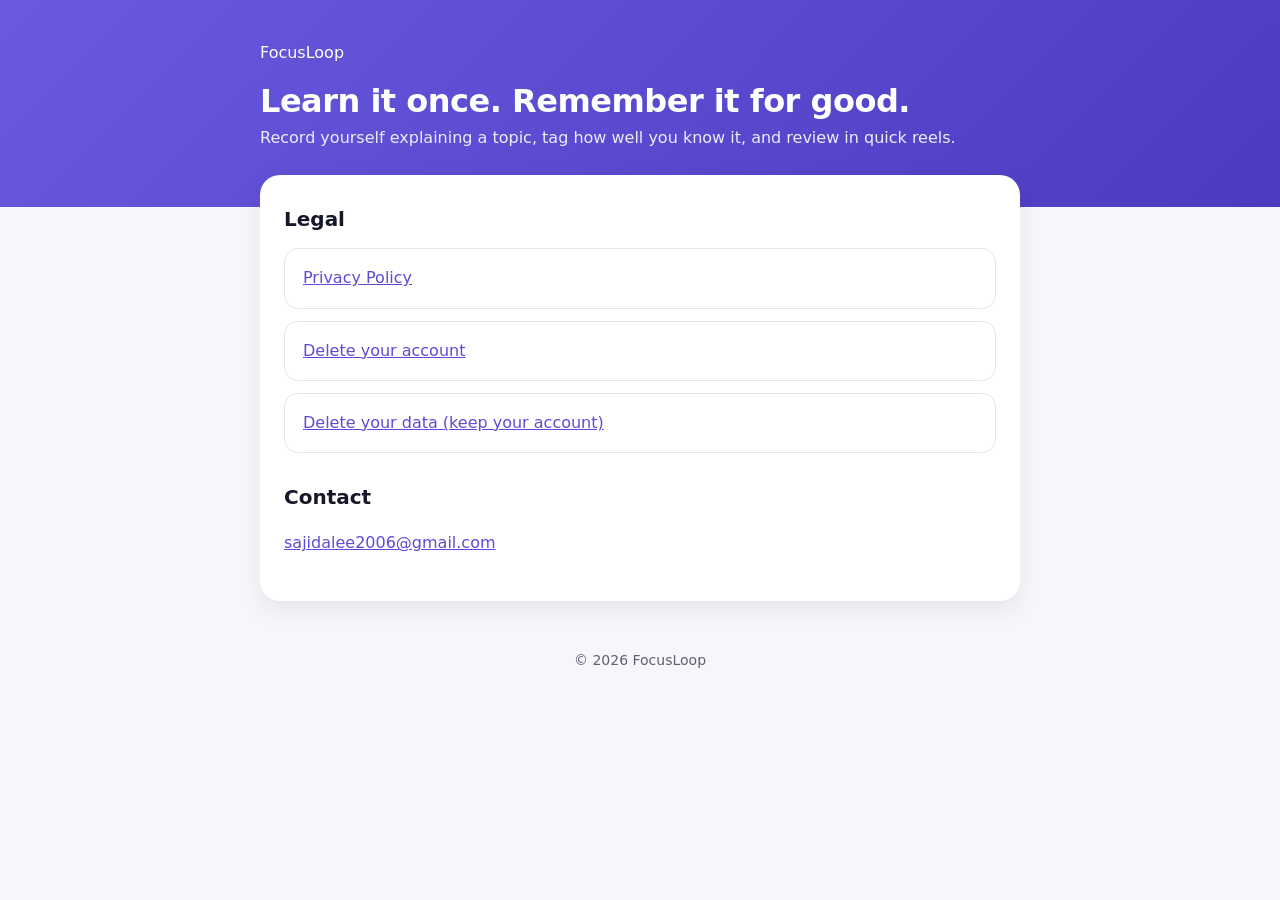
<file: index.html>
<!doctype html>
<html lang="en">
<head>
  <meta charset="utf-8">
  <meta name="viewport" content="width=device-width, initial-scale=1">
  <title>FocusLoop</title>
  <meta name="description" content="FocusLoop turns study sessions into short videos you can review any time.">
  <link rel="stylesheet" href="style.css">
</head>
<body>
<header>
  <div class="wrap">
    <span class="brand">FocusLoop</span>
    <h1>Learn it once. Remember it for good.</h1>
    <p>Record yourself explaining a topic, tag how well you know it, and review in quick reels.</p>
  </div>
</header>
<main>
  <h2>Legal</h2>
  <div class="card"><a href="privacy-policy/">Privacy Policy</a></div>
  <div class="card"><a href="delete-account/">Delete your account</a></div>
  <div class="card"><a href="delete-data/">Delete your data (keep your account)</a></div>
  <h2>Contact</h2>
  <p><a href="mailto:sajidalee2006@gmail.com">sajidalee2006@gmail.com</a></p>
</main>
<footer>© 2026 FocusLoop</footer>
</body>
</html>
</file>
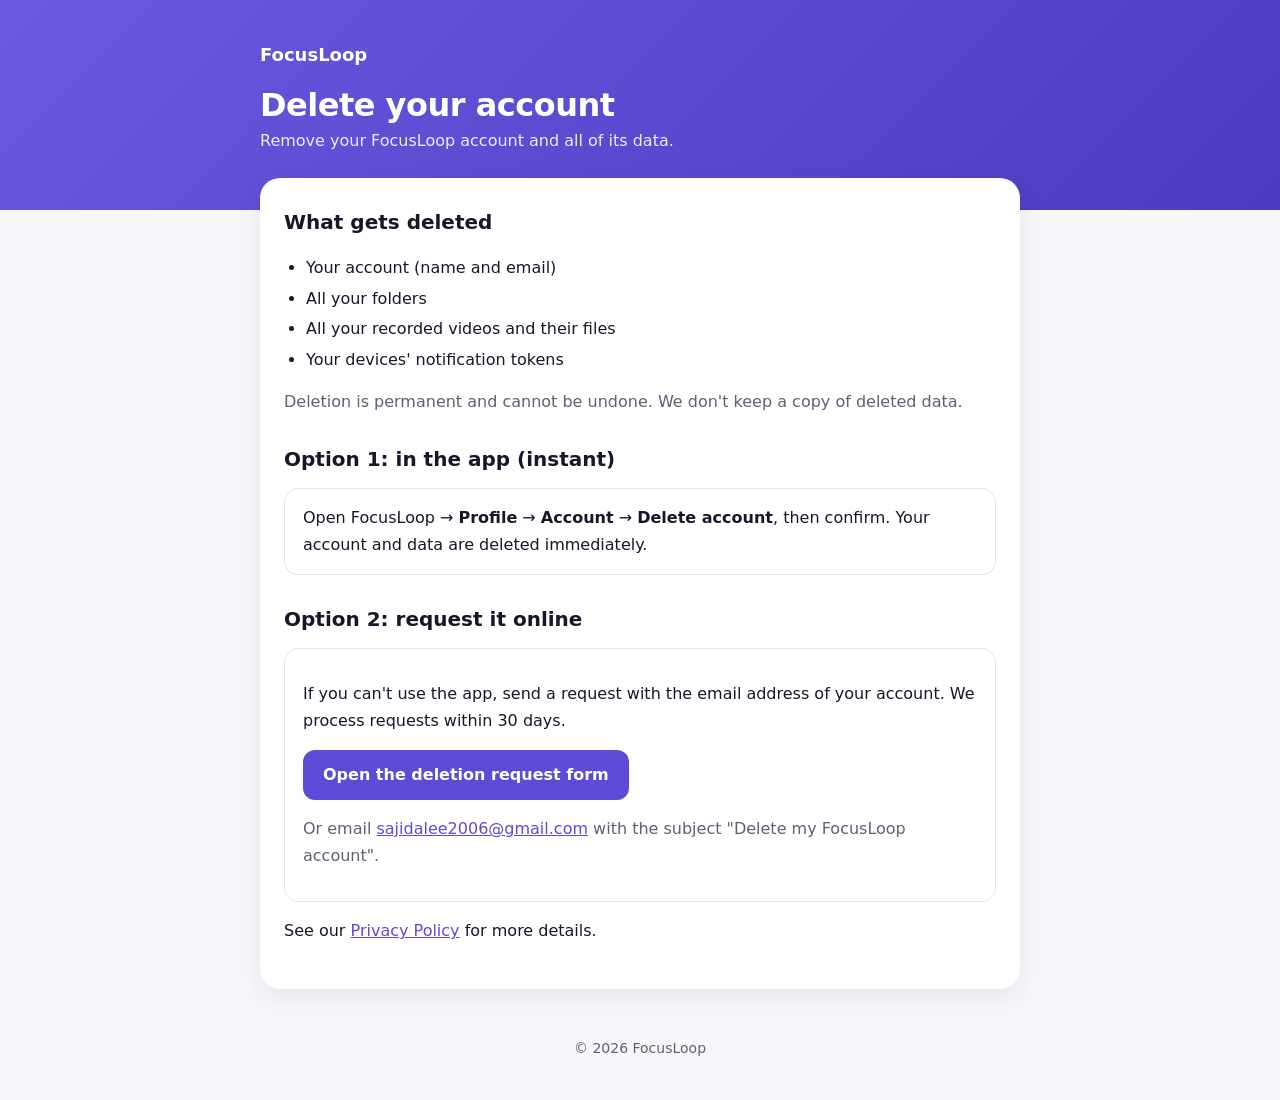
<file: delete-account/index.html>
<!doctype html>
<html lang="en">
<head>
  <meta charset="utf-8">
  <meta name="viewport" content="width=device-width, initial-scale=1">
  <title>Delete your account – FocusLoop</title>
  <meta name="description" content="How to delete your FocusLoop account and data.">
  <link rel="stylesheet" href="../style.css">
</head>
<body>
<header>
  <div class="wrap">
    <a class="brand" href="../">FocusLoop</a>
    <h1>Delete your account</h1>
    <p>Remove your FocusLoop account and all of its data.</p>
  </div>
</header>
<main>
  <h2>What gets deleted</h2>
  <ul>
    <li>Your account (name and email)</li>
    <li>All your folders</li>
    <li>All your recorded videos and their files</li>
    <li>Your devices' notification tokens</li>
  </ul>
  <p class="muted">Deletion is permanent and cannot be undone. We don't keep a copy of deleted data.</p>

  <h2>Option 1: in the app (instant)</h2>
  <div class="card">
    Open FocusLoop → <strong>Profile</strong> → <strong>Account</strong> → <strong>Delete account</strong>, then confirm. Your account and data are deleted immediately.
  </div>

  <h2>Option 2: request it online</h2>
  <div class="card">
    <p>If you can't use the app, send a request with the email address of your account. We process requests within 30 days.</p>
    <p><a class="button" href="https://forms.gle/8gp2WT6geGpUTRAM8" target="_blank" rel="noopener">Open the deletion request form</a></p>
    <p class="muted">Or email <a href="mailto:sajidalee2006@gmail.com?subject=Delete%20my%20FocusLoop%20account">sajidalee2006@gmail.com</a> with the subject "Delete my FocusLoop account".</p>
  </div>

  <p>See our <a href="../privacy-policy/">Privacy Policy</a> for more details.</p>
</main>
<footer>© 2026 FocusLoop</footer>
</body>
</html>
</file>
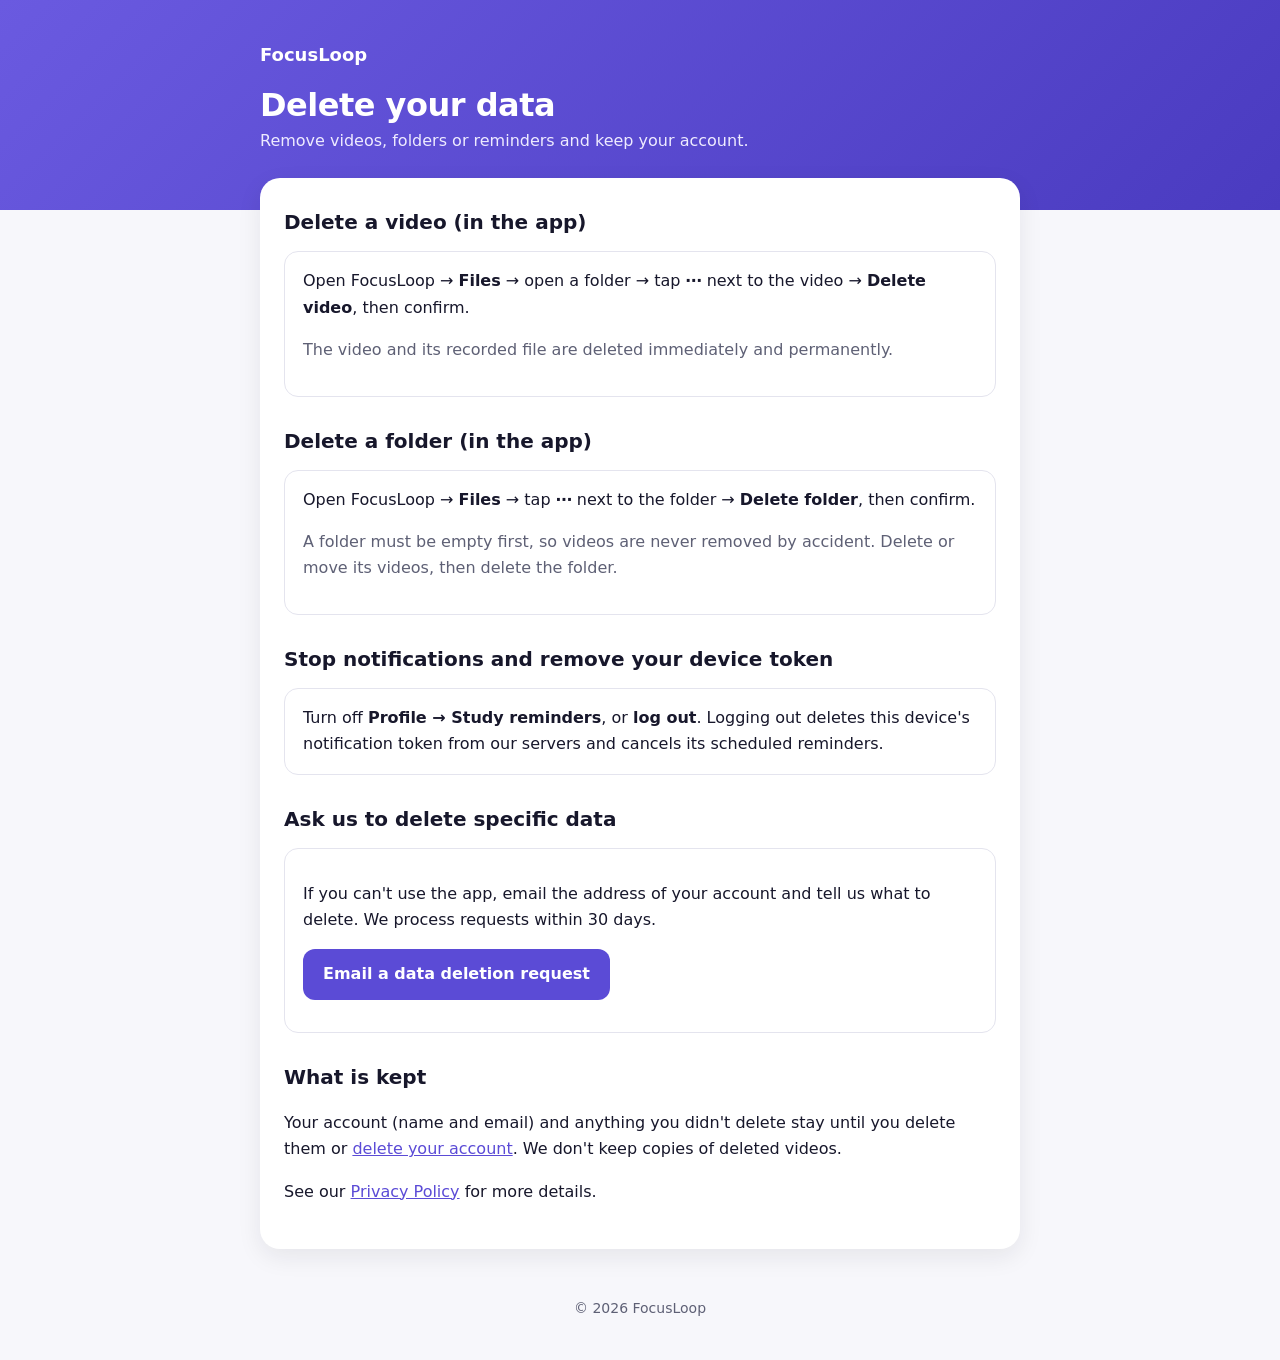
<file: delete-data/index.html>
<!doctype html>
<html lang="en">
<head>
  <meta charset="utf-8">
  <meta name="viewport" content="width=device-width, initial-scale=1">
  <title>Delete your data – FocusLoop</title>
  <meta name="description" content="How to delete videos, folders and other FocusLoop data without deleting your account.">
  <link rel="stylesheet" href="../style.css">
</head>
<body>
<header>
  <div class="wrap">
    <a class="brand" href="../">FocusLoop</a>
    <h1>Delete your data</h1>
    <p>Remove videos, folders or reminders and keep your account.</p>
  </div>
</header>
<main>
  <h2>Delete a video (in the app)</h2>
  <div class="card">
    Open FocusLoop → <strong>Files</strong> → open a folder → tap <strong>⋯</strong> next to the video → <strong>Delete video</strong>, then confirm.
    <p class="muted">The video and its recorded file are deleted immediately and permanently.</p>
  </div>

  <h2>Delete a folder (in the app)</h2>
  <div class="card">
    Open FocusLoop → <strong>Files</strong> → tap <strong>⋯</strong> next to the folder → <strong>Delete folder</strong>, then confirm.
    <p class="muted">A folder must be empty first, so videos are never removed by accident. Delete or move its videos, then delete the folder.</p>
  </div>

  <h2>Stop notifications and remove your device token</h2>
  <div class="card">
    Turn off <strong>Profile → Study reminders</strong>, or <strong>log out</strong>. Logging out deletes this device's notification token from our servers and cancels its scheduled reminders.
  </div>

  <h2>Ask us to delete specific data</h2>
  <div class="card">
    <p>If you can't use the app, email the address of your account and tell us what to delete. We process requests within 30 days.</p>
    <p><a class="button" href="mailto:sajidalee2006@gmail.com?subject=Delete%20my%20FocusLoop%20data">Email a data deletion request</a></p>
  </div>

  <h2>What is kept</h2>
  <p>Your account (name and email) and anything you didn't delete stay until you delete them or <a href="../delete-account/">delete your account</a>. We don't keep copies of deleted videos.</p>

  <p>See our <a href="../privacy-policy/">Privacy Policy</a> for more details.</p>
</main>
<footer>© 2026 FocusLoop</footer>
</body>
</html>
</file>
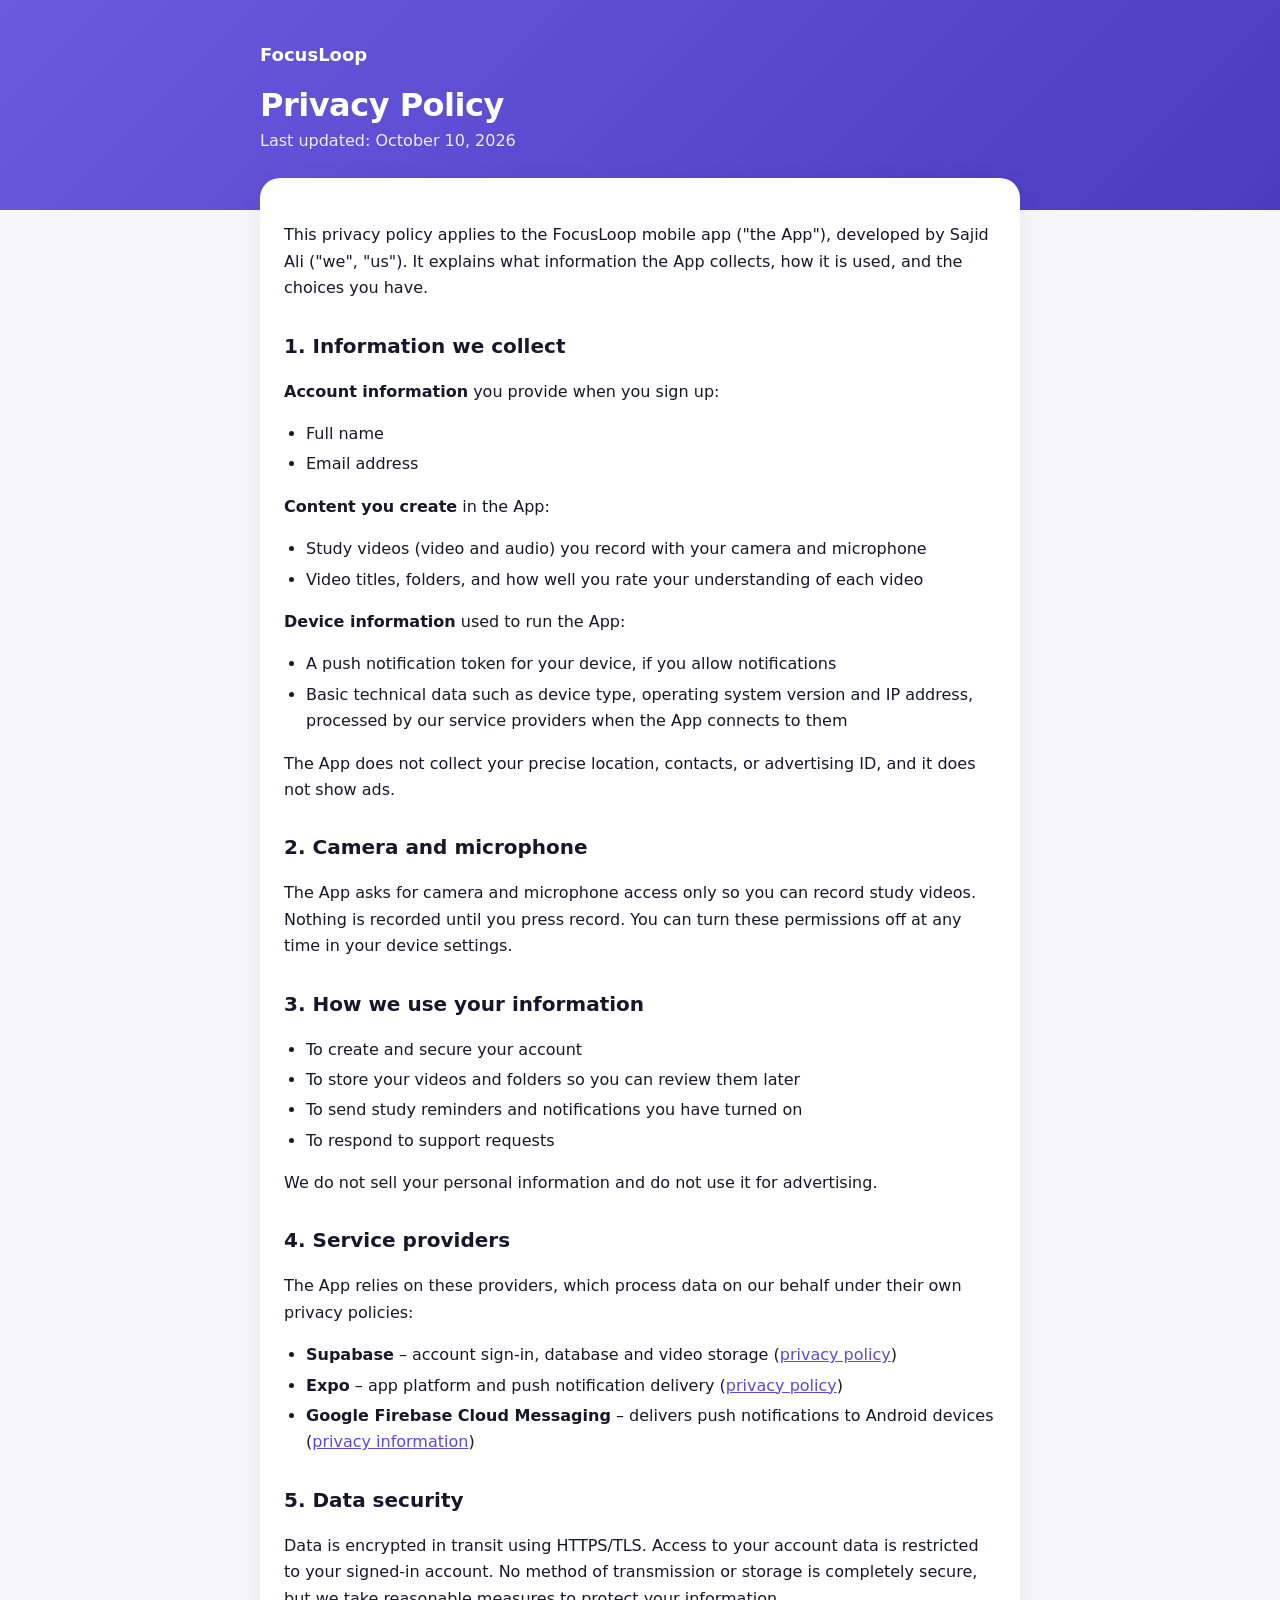
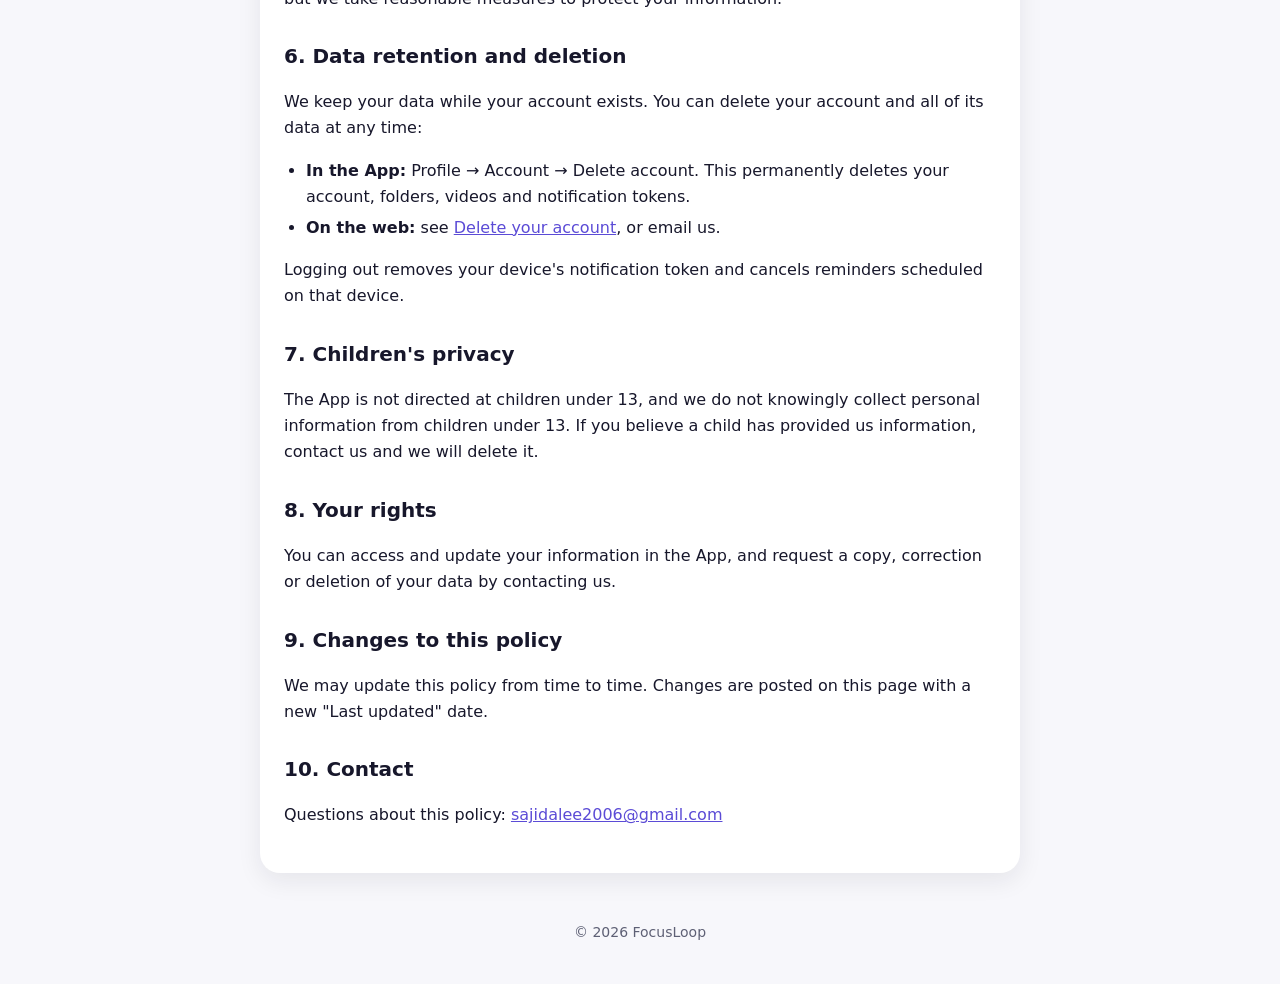
<file: privacy-policy/index.html>
<!doctype html>
<html lang="en">
<head>
  <meta charset="utf-8">
  <meta name="viewport" content="width=device-width, initial-scale=1">
  <title>Privacy Policy – FocusLoop</title>
  <meta name="description" content="How the FocusLoop app collects, uses and protects your data.">
  <link rel="stylesheet" href="../style.css">
</head>
<body>
<header>
  <div class="wrap">
    <a class="brand" href="../">FocusLoop</a>
    <h1>Privacy Policy</h1>
    <p>Last updated: October 10, 2026</p>
  </div>
</header>
<main>
  <p>This privacy policy applies to the FocusLoop mobile app ("the App"), developed by Sajid Ali ("we", "us"). It explains what information the App collects, how it is used, and the choices you have.</p>

  <h2>1. Information we collect</h2>
  <p><strong>Account information</strong> you provide when you sign up:</p>
  <ul>
    <li>Full name</li>
    <li>Email address</li>
  </ul>
  <p><strong>Content you create</strong> in the App:</p>
  <ul>
    <li>Study videos (video and audio) you record with your camera and microphone</li>
    <li>Video titles, folders, and how well you rate your understanding of each video</li>
  </ul>
  <p><strong>Device information</strong> used to run the App:</p>
  <ul>
    <li>A push notification token for your device, if you allow notifications</li>
    <li>Basic technical data such as device type, operating system version and IP address, processed by our service providers when the App connects to them</li>
  </ul>
  <p>The App does not collect your precise location, contacts, or advertising ID, and it does not show ads.</p>

  <h2>2. Camera and microphone</h2>
  <p>The App asks for camera and microphone access only so you can record study videos. Nothing is recorded until you press record. You can turn these permissions off at any time in your device settings.</p>

  <h2>3. How we use your information</h2>
  <ul>
    <li>To create and secure your account</li>
    <li>To store your videos and folders so you can review them later</li>
    <li>To send study reminders and notifications you have turned on</li>
    <li>To respond to support requests</li>
  </ul>
  <p>We do not sell your personal information and do not use it for advertising.</p>

  <h2>4. Service providers</h2>
  <p>The App relies on these providers, which process data on our behalf under their own privacy policies:</p>
  <ul>
    <li><strong>Supabase</strong> – account sign-in, database and video storage (<a href="https://supabase.com/privacy" target="_blank" rel="noopener">privacy policy</a>)</li>
    <li><strong>Expo</strong> – app platform and push notification delivery (<a href="https://expo.dev/privacy" target="_blank" rel="noopener">privacy policy</a>)</li>
    <li><strong>Google Firebase Cloud Messaging</strong> – delivers push notifications to Android devices (<a href="https://firebase.google.com/support/privacy" target="_blank" rel="noopener">privacy information</a>)</li>
  </ul>

  <h2>5. Data security</h2>
  <p>Data is encrypted in transit using HTTPS/TLS. Access to your account data is restricted to your signed-in account. No method of transmission or storage is completely secure, but we take reasonable measures to protect your information.</p>

  <h2>6. Data retention and deletion</h2>
  <p>We keep your data while your account exists. You can delete your account and all of its data at any time:</p>
  <ul>
    <li><strong>In the App:</strong> Profile → Account → Delete account. This permanently deletes your account, folders, videos and notification tokens.</li>
    <li><strong>On the web:</strong> see <a href="../delete-account/">Delete your account</a>, or email us.</li>
  </ul>
  <p>Logging out removes your device's notification token and cancels reminders scheduled on that device.</p>

  <h2>7. Children's privacy</h2>
  <p>The App is not directed at children under 13, and we do not knowingly collect personal information from children under 13. If you believe a child has provided us information, contact us and we will delete it.</p>

  <h2>8. Your rights</h2>
  <p>You can access and update your information in the App, and request a copy, correction or deletion of your data by contacting us.</p>

  <h2>9. Changes to this policy</h2>
  <p>We may update this policy from time to time. Changes are posted on this page with a new "Last updated" date.</p>

  <h2>10. Contact</h2>
  <p>Questions about this policy: <a href="mailto:sajidalee2006@gmail.com">sajidalee2006@gmail.com</a></p>
</main>
<footer>© 2026 FocusLoop</footer>
</body>
</html>
</file>
<file: style.css>
:root {
  --primary: #5b4bd6;
  --primary-soft: #eeebff;
  --text: #17172b;
  --muted: #5e6075;
  --bg: #f7f7fb;
  --surface: #ffffff;
  --border: #e4e4ee;
}
* { box-sizing: border-box; }
body {
  margin: 0;
  background: var(--bg);
  color: var(--text);
  font: 16px/1.65 "Inter", system-ui, -apple-system, "Segoe UI", Roboto, sans-serif;
}
header {
  background: linear-gradient(135deg, #6a5ae0, #4a3bc0);
  color: #fff;
  padding: 40px 20px 56px;
}
header .wrap { max-width: 760px; margin: 0 auto; }
header a.brand { color: #fff; text-decoration: none; font-weight: 700; font-size: 18px; }
header h1 { margin: 16px 0 4px; font-size: 32px; line-height: 1.2; letter-spacing: -0.5px; }
header p { margin: 0; color: var(--primary-soft); }
main {
  max-width: 760px;
  margin: -32px auto 48px;
  padding: 28px 24px;
  background: var(--surface);
  border-radius: 20px;
  box-shadow: 0 8px 24px rgba(23, 23, 43, 0.08);
}
@media (max-width: 800px) { main { margin: -32px 16px 40px; } }
h2 { font-size: 20px; margin: 28px 0 8px; }
h2:first-child { margin-top: 0; }
a { color: var(--primary); }
ul { padding-left: 22px; }
li { margin: 4px 0; }
.muted { color: var(--muted); }
.card {
  border: 1px solid var(--border);
  border-radius: 14px;
  padding: 16px 18px;
  margin: 12px 0;
}
.button {
  display: inline-block;
  background: var(--primary);
  color: #fff;
  text-decoration: none;
  font-weight: 600;
  padding: 12px 20px;
  border-radius: 12px;
}
footer { text-align: center; color: var(--muted); font-size: 14px; padding: 0 20px 40px; }
</file>
